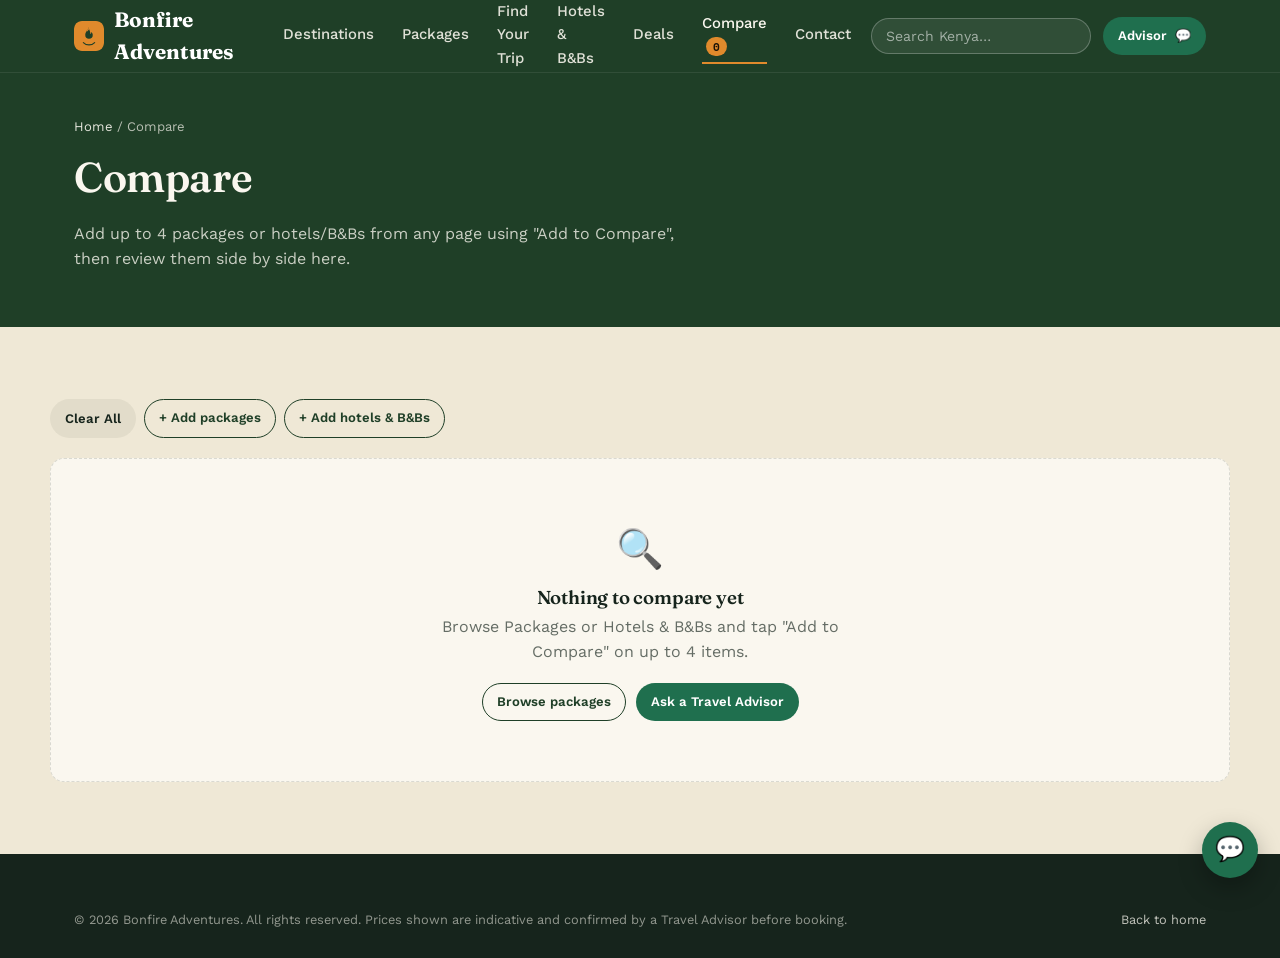
<file: pages/compare.html>
<!DOCTYPE html>
<html lang="en">
<head>
<meta charset="UTF-8">
<meta name="viewport" content="width=device-width, initial-scale=1.0">
<title>Compare — Bonfire Adventures</title>
<meta name="description" content="Compare up to four Bonfire Adventures packages or hotels side by side — price, duration, inclusions, amenities and rating.">
<link rel="canonical" href="https://example.com/pages/compare.html">
<meta property="og:title" content="Compare — Bonfire Adventures">
<meta property="og:description" content="Compare up to four Bonfire Adventures packages or hotels side by side — price, duration, inclusions, amenities and rating.">
<meta property="og:type" content="website">
<meta property="og:url" content="https://example.com/pages/compare.html">
<meta property="og:image" content="https://example.com/assets/images/hero/coast-04-villa.jpg">
<meta property="og:site_name" content="Bonfire Adventures">
<meta name="twitter:card" content="summary_large_image">
<meta name="twitter:title" content="Compare — Bonfire Adventures">
<meta name="twitter:description" content="Compare up to four Bonfire Adventures packages or hotels side by side — price, duration, inclusions, amenities and rating.">
<meta name="twitter:image" content="https://example.com/assets/images/hero/coast-04-villa.jpg">
<link rel="stylesheet" href="../styles.css">
<link rel="icon" type="image/svg+xml" href="../assets/logos/bonfire-logo.svg">
</head>
<body id="page-compare">
<a class="skip-link" href="#main">Skip to content</a>

<header class="site-header">
  <div class="container">
    <a class="brand" href="../index.html"><img src="../assets/logos/bonfire-logo.svg" alt="Bonfire Adventures logo" class="brand-logo"> Bonfire Adventures</a>
    <nav class="main-nav" aria-label="Primary">
      <a href="destinations.html">Destinations</a>
      <a href="packages.html">Packages</a>
      <a href="find-your-trip.html">Find Your Trip</a>
      <a href="hotels.html">Hotels &amp; B&amp;Bs</a>
      <a href="deals.html">Deals</a>
      <a href="compare.html" class="is-active">Compare <span class="compare-badge" data-compare-count>0</span></a>
      <a href="contact.html">Contact</a>
    </nav>
    <div class="header-actions">
      <div class="header-search">
        <input type="search" placeholder="Search Kenya…" aria-label="Global search" data-global-search>
        <div class="gs-results" hidden data-global-search-results></div>
      </div>
      <a class="btn btn-whatsapp btn-sm" data-whatsapp data-message="Hi, I'd like to speak with a Travel Advisor." target="_blank" rel="noopener"><span class="long">Advisor</span> 💬</a>
      <button class="nav-toggle" aria-label="Toggle menu" aria-expanded="false">☰</button>
    </div>
  </div>
</header>

<main id="main">
  <div class="page-hero">
    <div class="container">
      <div class="breadcrumbs" style="color:rgba(250,247,239,.7);"><a href="../index.html" style="color:rgba(250,247,239,.9);">Home</a> / Compare</div>
      <h1>Compare</h1>
      <p>Add up to 4 packages or hotels/B&amp;Bs from any page using "Add to Compare", then review them side by side here.</p>
    </div>
  </div>

  <div class="container section">
    <div class="chip-row" style="margin-bottom:20px;">
      <button class="btn btn-ghost btn-sm" id="clear-all">Clear All</button>
      <a class="btn btn-outline btn-sm" href="packages.html">+ Add packages</a>
      <a class="btn btn-outline btn-sm" href="hotels.html">+ Add hotels &amp; B&amp;Bs</a>
    </div>
    <div id="compare-wrap"></div>
  </div>
</main>

<footer class="site-footer">
  <div class="container">
    <div class="footer-bottom">
      <span>© <span data-year></span> Bonfire Adventures. All rights reserved. Prices shown are indicative and confirmed by a Travel Advisor before booking.</span>
      <a href="../index.html" style="color:rgba(250,247,239,.75);">Back to home</a>
    </div>
  </div>
</footer>

<a class="fab-whatsapp" data-whatsapp data-message="Hi, I'd like help choosing between a few options." target="_blank" rel="noopener" aria-label="Chat on WhatsApp">💬</a>

<script src="../data.js"></script>
<script src="../script.js"></script>
<script>
(function () {
  function itemFor(entry) {
    return entry.type === 'package' ? BONFIRE_DATA.getPackageById(entry.id) : BONFIRE_DATA.getHotelById(entry.id);
  }

  function render() {
    const list = Bonfire.getCompareList().map(function (e) { return { entry: e, item: itemFor(e) }; }).filter(function (x) { return x.item; });
    const wrap = document.getElementById('compare-wrap');

    if (!list.length) {
      wrap.innerHTML = Bonfire.emptyStateHTML({ icon: '🔍', title: 'Nothing to compare yet', text: 'Browse Packages or Hotels & B&Bs and tap "Add to Compare" on up to 4 items.', altHref: 'packages.html', altLabel: 'Browse packages' });
      return;
    }

    const packages = list.filter(function (x) { return x.entry.type === 'package'; });
    const hotels = list.filter(function (x) { return x.entry.type === 'hotel'; });

    let html = '';
    if (packages.length) html += renderTable('Packages', packages, packageRows);
    if (hotels.length) html += renderTable('Hotels & B&Bs', hotels, hotelRows);
    wrap.innerHTML = html;

    document.querySelectorAll('[data-remove]').forEach(function (btn) {
      btn.addEventListener('click', function () {
        Bonfire.removeFromCompare(btn.getAttribute('data-type'), btn.getAttribute('data-id'));
        render();
      });
    });
  }

  function renderTable(title, items, rowsFn) {
    const rows = rowsFn();
    let html = '<h2>' + title + '</h2><div class="compare-table-wrap"><table class="compare-table"><thead><tr><th>Field</th>';
    items.forEach(function (x) { html += '<th>' + x.item.name + '<br><button class="compare-remove" data-remove data-type="' + x.entry.type + '" data-id="' + x.entry.id + '">Remove</button></th>'; });
    for (let i = items.length; i < 4; i++) html += '<th class="slot-empty">Empty slot</th>';
    html += '</tr></thead><tbody>';
    rows.forEach(function (row) {
      html += '<tr><th>' + row.label + '</th>';
      items.forEach(function (x) { html += '<td>' + row.value(x.item) + '</td>'; });
      for (let i = items.length; i < 4; i++) html += '<td class="slot-empty">—</td>';
      html += '</tr>';
    });
    html += '</tbody></table></div><br>';
    return html;
  }

  function packageRows() {
    return [
      { label: 'Destination', value: function (p) { const d = BONFIRE_DATA.getDestinationById(p.destinationId); return d ? d.name : p.region; } },
      { label: 'Duration', value: function (p) { return p.duration; } },
      { label: 'Price', value: function (p) { return Bonfire.formatKES(p.price) + ' ' + p.priceBasis; } },
      { label: 'Accommodation', value: function (p) { return p.accommodation; } },
      { label: 'Transport', value: function (p) { return p.transport; } },
      { label: 'Meals', value: function (p) { return p.meals; } },
      { label: 'Inclusions', value: function (p) { return p.inclusions.join(', '); } },
      { label: 'Exclusions', value: function (p) { return p.exclusions.join(', '); } },
      { label: 'Rating', value: function (p) { return '★ ' + p.rating + ' (' + p.reviewCount + ')'; } },
      { label: '', value: function (p) { return '<a class="btn btn-primary btn-sm" href="packages.html?id=' + p.id + '">View / Select</a>'; } }
    ];
  }

  function hotelRows() {
    return [
      { label: 'Location', value: function (h) { return h.town + ', ' + h.region; } },
      { label: 'Price', value: function (h) { return h.price ? (Bonfire.formatKES(h.price) + ' ' + h.priceBasis) : 'Check Availability'; } },
      { label: 'Type', value: function (h) { return h.accommodationType; } },
      { label: 'Board basis', value: function (h) { return h.boardBasis || 'Not specified'; } },
      { label: 'Amenities', value: function (h) { return (h.amenities || []).join(', '); } },
      { label: 'Cancellation policy', value: function () { return 'Standard — confirm with Advisor'; } },
      { label: 'Availability', value: function (h) { return h.availabilityStatus; } },
      { label: '', value: function (h) { return '<a class="btn btn-primary btn-sm" href="hotels.html?id=' + h.id + '">View / Select</a>'; } }
    ];
  }

  document.getElementById('clear-all').addEventListener('click', function () { Bonfire.clearCompare(); render(); });
  render();
})();
</script>
</body>
</html>
</file>
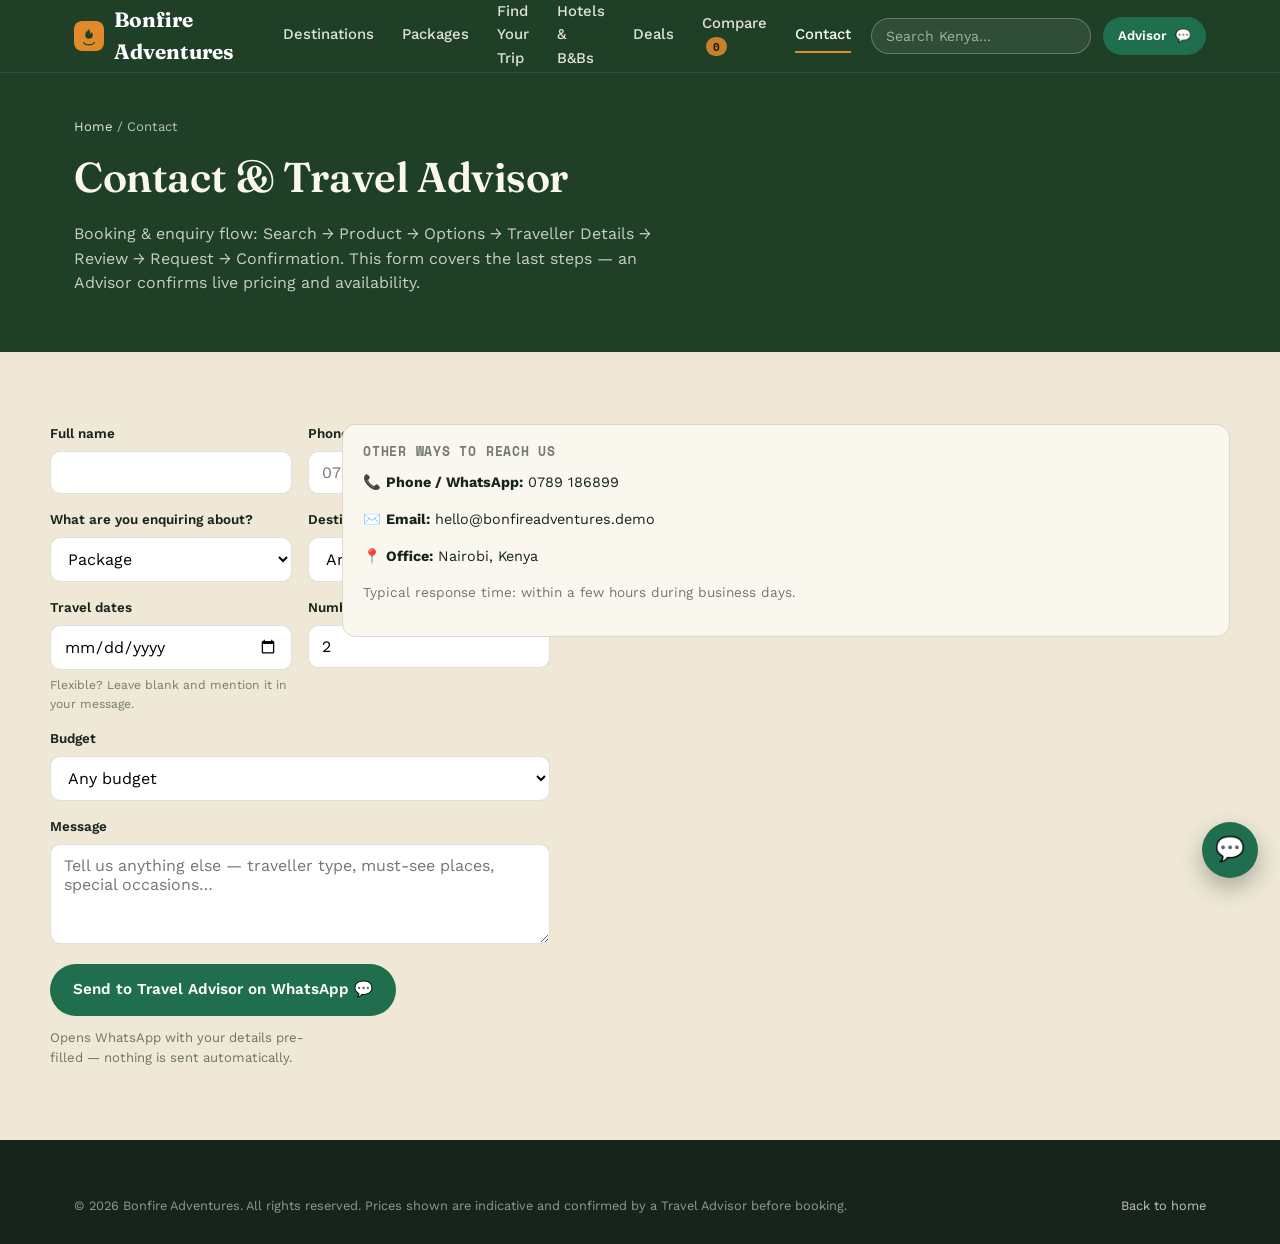
<file: pages/contact.html>
<!DOCTYPE html>
<html lang="en">
<head>
<meta charset="UTF-8">
<meta name="viewport" content="width=device-width, initial-scale=1.0">
<title>Contact &amp; Travel Advisor — Bonfire Adventures</title>
<meta name="description" content="Reach a Bonfire Adventures Travel Advisor on WhatsApp or send an enquiry — plan packages, hotels, groups or custom trips.">
<link rel="canonical" href="https://example.com/pages/contact.html">
<meta property="og:title" content="Contact &amp; Travel Advisor — Bonfire Adventures">
<meta property="og:description" content="Reach a Bonfire Adventures Travel Advisor on WhatsApp or send an enquiry — plan packages, hotels, groups or custom trips.">
<meta property="og:type" content="website">
<meta property="og:url" content="https://example.com/pages/contact.html">
<meta property="og:image" content="https://example.com/assets/images/hero/coast-06-pool.jpg">
<meta property="og:site_name" content="Bonfire Adventures">
<meta name="twitter:card" content="summary_large_image">
<meta name="twitter:title" content="Contact &amp; Travel Advisor — Bonfire Adventures">
<meta name="twitter:description" content="Reach a Bonfire Adventures Travel Advisor on WhatsApp or send an enquiry — plan packages, hotels, groups or custom trips.">
<meta name="twitter:image" content="https://example.com/assets/images/hero/coast-06-pool.jpg">
<link rel="stylesheet" href="../styles.css">
<link rel="icon" type="image/svg+xml" href="../assets/logos/bonfire-logo.svg">
</head>
<body id="page-contact">
<a class="skip-link" href="#main">Skip to content</a>

<header class="site-header">
  <div class="container">
    <a class="brand" href="../index.html"><img src="../assets/logos/bonfire-logo.svg" alt="Bonfire Adventures logo" class="brand-logo"> Bonfire Adventures</a>
    <nav class="main-nav" aria-label="Primary">
      <a href="destinations.html">Destinations</a>
      <a href="packages.html">Packages</a>
      <a href="find-your-trip.html">Find Your Trip</a>
      <a href="hotels.html">Hotels &amp; B&amp;Bs</a>
      <a href="deals.html">Deals</a>
      <a href="compare.html">Compare <span class="compare-badge" data-compare-count>0</span></a>
      <a href="contact.html" class="is-active">Contact</a>
    </nav>
    <div class="header-actions">
      <div class="header-search">
        <input type="search" placeholder="Search Kenya…" aria-label="Global search" data-global-search>
        <div class="gs-results" hidden data-global-search-results></div>
      </div>
      <a class="btn btn-whatsapp btn-sm" data-whatsapp data-message="Hi, I'd like to speak with a Travel Advisor." target="_blank" rel="noopener"><span class="long">Advisor</span> 💬</a>
      <button class="nav-toggle" aria-label="Toggle menu" aria-expanded="false">☰</button>
    </div>
  </div>
</header>

<main id="main">
  <div class="page-hero">
    <div class="container">
      <div class="breadcrumbs" style="color:rgba(250,247,239,.7);"><a href="../index.html" style="color:rgba(250,247,239,.9);">Home</a> / Contact</div>
      <h1>Contact &amp; Travel Advisor</h1>
      <p>Booking &amp; enquiry flow: Search → Product → Options → Traveller Details → Review → Request → Confirmation. This form covers the last steps — an Advisor confirms live pricing and availability.</p>
    </div>
  </div>

  <div class="container section">
    <div class="layout-split">
      <div>
        <form id="enquiry-form" novalidate>
          <div class="form-grid">
            <div class="form-field">
              <label for="c-name">Full name</label>
              <input type="text" id="c-name" required>
              <span class="error-text" id="err-name">Please enter your name.</span>
            </div>
            <div class="form-field">
              <label for="c-phone">Phone / WhatsApp number</label>
              <input type="tel" id="c-phone" required placeholder="07XX XXX XXX">
              <span class="error-text" id="err-phone">Please enter a valid phone number.</span>
            </div>
            <div class="form-field">
              <label for="c-product">What are you enquiring about?</label>
              <select id="c-product">
                <option>Package</option>
                <option>Hotel / B&amp;B</option>
                <option>Custom trip</option>
                <option>Group / Corporate</option>
                <option>General question</option>
              </select>
            </div>
            <div class="form-field">
              <label for="c-dest">Destination</label>
              <select id="c-dest"><option value="">Anywhere</option></select>
            </div>
            <div class="form-field">
              <label for="c-dates">Travel dates</label>
              <input type="date" id="c-dates">
              <span class="hint">Flexible? Leave blank and mention it in your message.</span>
            </div>
            <div class="form-field">
              <label for="c-travellers">Number of travellers</label>
              <input type="number" id="c-travellers" min="1" value="2">
            </div>
            <div class="form-field full">
              <label for="c-budget">Budget</label>
              <select id="c-budget"><option value="">Any budget</option></select>
            </div>
            <div class="form-field full">
              <label for="c-message">Message</label>
              <textarea id="c-message" rows="4" placeholder="Tell us anything else — traveller type, must-see places, special occasions…"></textarea>
            </div>
          </div>
          <div style="margin-top:20px;display:flex;gap:12px;flex-wrap:wrap;">
            <a class="btn btn-whatsapp" id="c-submit" data-analytics="advisor-request" target="_blank" rel="noopener">Send to Travel Advisor on WhatsApp 💬</a>
            <span style="font-size:.82rem;color:rgba(22,36,28,.6);align-self:center;">Opens WhatsApp with your details pre-filled — nothing is sent automatically.</span>
          </div>
        </form>
      </div>

      <aside class="filters" style="position:static;">
        <h4>Other ways to reach us</h4>
        <p style="font-size:.9rem;">📞 <strong>Phone / WhatsApp:</strong> 0789 186899</p>
        <p style="font-size:.9rem;">✉️ <strong>Email:</strong> hello@bonfireadventures.demo</p>
        <p style="font-size:.9rem;">📍 <strong>Office:</strong> Nairobi, Kenya</p>
        <p style="font-size:.85rem;color:rgba(22,36,28,.6);">Typical response time: within a few hours during business days.</p>
      </aside>
    </div>
  </div>
</main>

<footer class="site-footer">
  <div class="container">
    <div class="footer-bottom">
      <span>© <span data-year></span> Bonfire Adventures. All rights reserved. Prices shown are indicative and confirmed by a Travel Advisor before booking.</span>
      <a href="../index.html" style="color:rgba(250,247,239,.75);">Back to home</a>
    </div>
  </div>
</footer>

<a class="fab-whatsapp" data-whatsapp data-message="Hi, I'd like to speak with a Travel Advisor." target="_blank" rel="noopener" aria-label="Chat on WhatsApp">💬</a>

<script src="../data.js"></script>
<script src="../script.js"></script>
<script>
(function () {
  function populateSelect(sel, items, valueFn, labelFn) {
    items.forEach(function (i) {
      const o = document.createElement('option'); o.value = valueFn(i); o.textContent = labelFn(i); sel.appendChild(o);
    });
  }
  populateSelect(document.getElementById('c-dest'), BONFIRE_DATA.DESTINATIONS, function (d) { return d.name; }, function (d) { return d.name; });
  populateSelect(document.getElementById('c-budget'), BONFIRE_DATA.BUDGET_BANDS, function (b) { return b.label; }, function (b) { return b.label; });

  function validate() {
    let ok = true;
    const name = document.getElementById('c-name');
    const phone = document.getElementById('c-phone');
    document.getElementById('err-name').classList.toggle('is-visible', !name.value.trim());
    name.classList.toggle('form-error', !name.value.trim());
    if (!name.value.trim()) ok = false;
    const phoneOk = /^[0-9+\s-]{7,}$/.test(phone.value.trim());
    document.getElementById('err-phone').classList.toggle('is-visible', !phoneOk);
    phone.classList.toggle('form-error', !phoneOk);
    if (!phoneOk) ok = false;
    return ok;
  }

  document.getElementById('c-submit').addEventListener('click', function (e) {
    e.preventDefault();
    if (!validate()) return;
    const details = {
      product: document.getElementById('c-product').value,
      destination: document.getElementById('c-dest').value,
      dates: document.getElementById('c-dates').value || 'Flexible',
      travellers: document.getElementById('c-travellers').value,
      budget: document.getElementById('c-budget').value,
      custom: 'Name: ' + document.getElementById('c-name').value + '\nPhone: ' + document.getElementById('c-phone').value + '\nMessage: ' + (document.getElementById('c-message').value || 'None')
    };
    window.open(Bonfire.buildWhatsAppLink(details), '_blank', 'noopener');
  });
})();
</script>
</body>
</html>
</file>
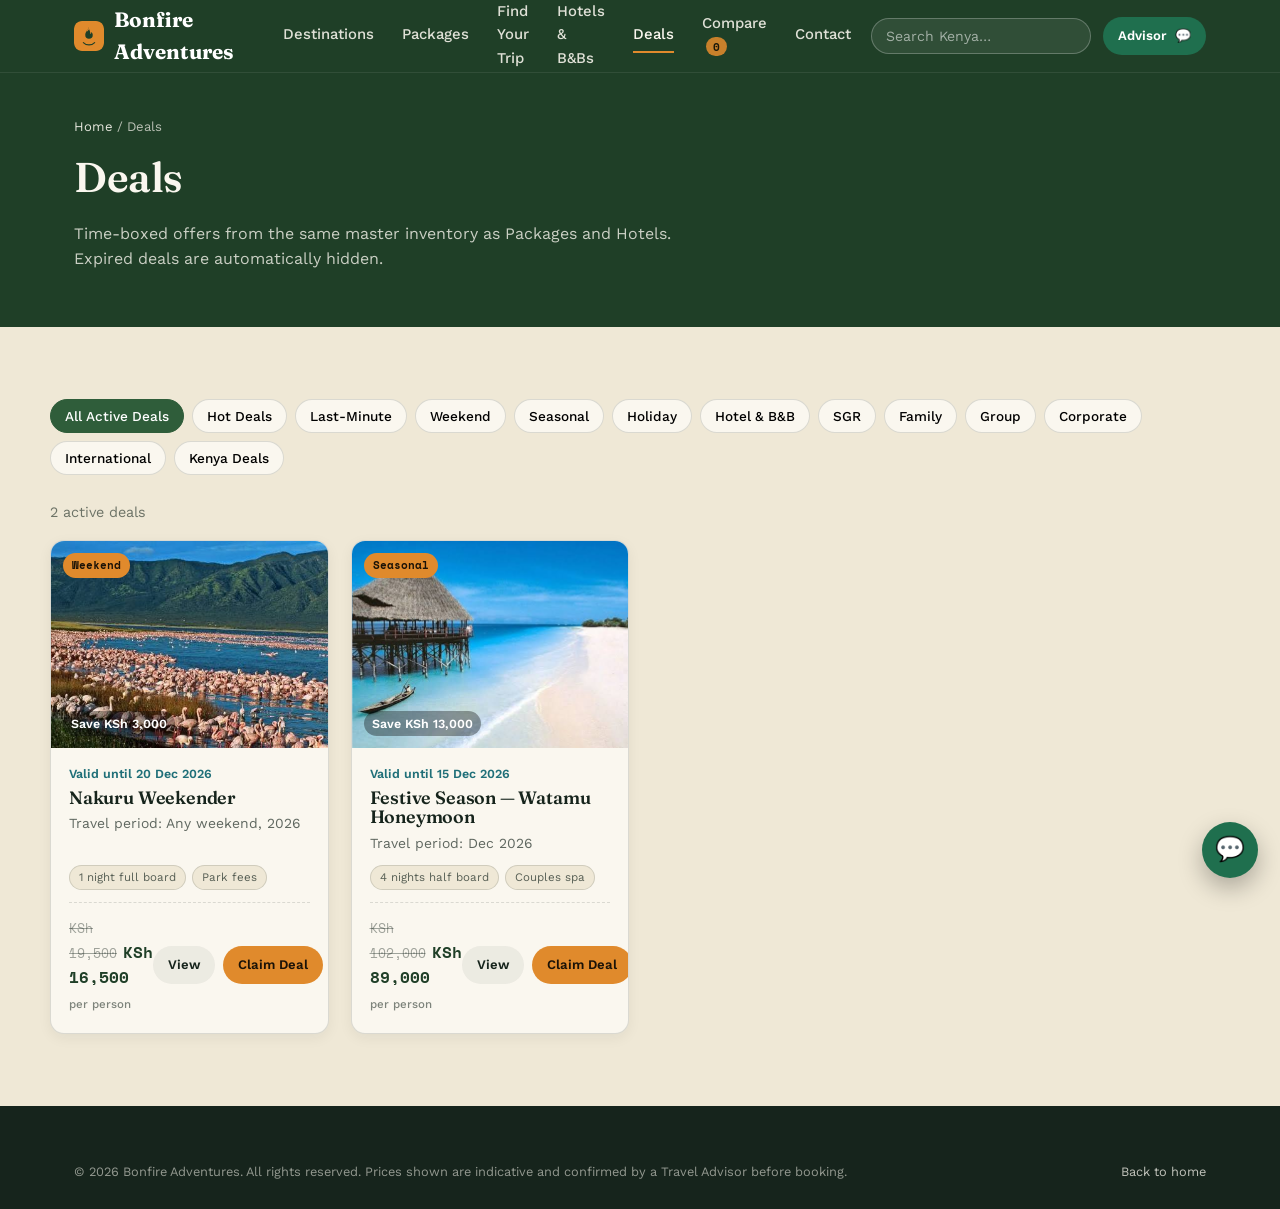
<file: pages/deals.html>
<!DOCTYPE html>
<html lang="en">
<head>
<meta charset="UTF-8">
<meta name="viewport" content="width=device-width, initial-scale=1.0">
<title>Deals — Bonfire Adventures</title>
<meta name="description" content="Hot deals, last-minute offers, seasonal and group discounts across Bonfire Adventures' packages, hotels and B&Bs. Expired deals are never shown as active.">
<link rel="canonical" href="https://example.com/pages/deals.html">
<meta property="og:title" content="Deals — Bonfire Adventures">
<meta property="og:description" content="Hot deals, last-minute offers, seasonal and group discounts across Bonfire Adventures' packages, hotels and B&Bs. Expired deals are never shown as active.">
<meta property="og:type" content="website">
<meta property="og:url" content="https://example.com/pages/deals.html">
<meta property="og:image" content="https://example.com/assets/images/hero/mombasa-05-aerial.jpg">
<meta property="og:site_name" content="Bonfire Adventures">
<meta name="twitter:card" content="summary_large_image">
<meta name="twitter:title" content="Deals — Bonfire Adventures">
<meta name="twitter:description" content="Hot deals, last-minute offers, seasonal and group discounts across Bonfire Adventures' packages, hotels and B&Bs. Expired deals are never shown as active.">
<meta name="twitter:image" content="https://example.com/assets/images/hero/mombasa-05-aerial.jpg">
<link rel="stylesheet" href="../styles.css">
<link rel="icon" type="image/svg+xml" href="../assets/logos/bonfire-logo.svg">
</head>
<body id="page-deals">
<a class="skip-link" href="#main">Skip to content</a>

<header class="site-header">
  <div class="container">
    <a class="brand" href="../index.html"><img src="../assets/logos/bonfire-logo.svg" alt="Bonfire Adventures logo" class="brand-logo"> Bonfire Adventures</a>
    <nav class="main-nav" aria-label="Primary">
      <a href="destinations.html">Destinations</a>
      <a href="packages.html">Packages</a>
      <a href="find-your-trip.html">Find Your Trip</a>
      <a href="hotels.html">Hotels &amp; B&amp;Bs</a>
      <a href="deals.html">Deals</a>
      <a href="compare.html">Compare <span class="compare-badge" data-compare-count>0</span></a>
      <a href="contact.html">Contact</a>
    </nav>
    <div class="header-actions">
      <div class="header-search">
        <input type="search" placeholder="Search Kenya…" aria-label="Global search" data-global-search>
        <div class="gs-results" hidden data-global-search-results></div>
      </div>
      <a class="btn btn-whatsapp btn-sm" data-whatsapp data-message="Hi, I'd like to speak with a Travel Advisor." target="_blank" rel="noopener"><span class="long">Advisor</span> 💬</a>
      <button class="nav-toggle" aria-label="Toggle menu" aria-expanded="false">☰</button>
    </div>
  </div>
</header>

<main id="main">
  <div class="page-hero">
    <div class="container">
      <div class="breadcrumbs" style="color:rgba(250,247,239,.7);"><a href="../index.html" style="color:rgba(250,247,239,.9);">Home</a> / Deals</div>
      <h1>Deals</h1>
      <p>Time-boxed offers from the same master inventory as Packages and Hotels. Expired deals are automatically hidden.</p>
    </div>
  </div>

  <div class="container section" data-list-view>
    <div class="chip-row" id="deal-chips" style="margin-bottom:26px;"></div>
    <div class="section-head" style="margin-bottom:16px;">
      <p id="result-count" style="margin:0;font-size:.9rem;color:rgba(22,36,28,.6);"></p>
    </div>
    <div class="card-grid" data-deal-results></div>
  </div>

  <div class="container section" data-detail-view hidden></div>
</main>

<footer class="site-footer">
  <div class="container">
    <div class="footer-bottom">
      <span>© <span data-year></span> Bonfire Adventures. All rights reserved. Prices shown are indicative and confirmed by a Travel Advisor before booking.</span>
      <a href="../index.html" style="color:rgba(250,247,239,.75);">Back to home</a>
    </div>
  </div>
</footer>

<a class="fab-whatsapp" data-whatsapp data-message="Hi, I'd like help with a deal." target="_blank" rel="noopener" aria-label="Chat on WhatsApp">💬</a>

<script src="../data.js"></script>
<script src="../script.js"></script>
<script>
(function () {
  const params = new URLSearchParams(location.search);
  const dealId = params.get('id');

  if (dealId) {
    renderDetail(dealId);
  } else {
    let activeCat = params.get('category') || '';
    initList(activeCat);
  }

  function renderDetail(id) {
    const deal = BONFIRE_DATA.DEALS.find(function (d) { return d.id === id; });
    document.querySelector('[data-list-view]').hidden = true;
    const detail = document.querySelector('[data-detail-view]');
    detail.hidden = false;

    if (!deal) {
      detail.innerHTML = Bonfire.emptyStateHTML({ title: 'Deal not found', text: 'This offer may have expired or been removed.', altHref: 'deals.html', altLabel: 'See all active deals', waMessage: 'Hi, are there any current deals available?' });
      Bonfire.initWhatsAppButtons();
      Bonfire.initLazyBackgrounds();
      return;
    }

    const active = BONFIRE_DATA.isDealActive(deal, new Date());
    const pkg = deal.packageId ? BONFIRE_DATA.getPackageById(deal.packageId) : null;
    const hotel = deal.hotelId ? BONFIRE_DATA.getHotelById(deal.hotelId) : null;
    const dest = pkg ? BONFIRE_DATA.getDestinationById(pkg.destinationId) : null;
    const img = (pkg && pkg.image) ? pkg.image : ((hotel && hotel.image) ? hotel.image : (dest && dest.images && dest.images[0] ? dest.images[0].src : ''));
    const savings = deal.originalPrice - deal.dealPrice;

    let linkedHTML = '';
    if (pkg) {
      linkedHTML =
        '<h2>Package included in this deal</h2>' +
        '<p>' + pkg.desc + '</p>' +
        '<ul>' + pkg.inclusions.map(function (i) { return '<li>' + i + '</li>'; }).join('') + '</ul>' +
        '<a class="btn btn-outline btn-sm" href="packages.html?id=' + pkg.id + '">View full package details</a>';
    } else if (hotel) {
      linkedHTML =
        '<h2>Property included in this deal</h2>' +
        '<p>' + hotel.description + '</p>' +
        '<a class="btn btn-outline btn-sm" href="hotels.html?id=' + hotel.id + '">View full hotel details</a>';
    }

    detail.innerHTML =
      '<div class="breadcrumbs" style="margin-bottom:16px;"><a href="../index.html">Home</a> / <a href="deals.html">Deals</a> / ' + deal.title + '</div>' +
      '<div class="layout-split">' +
        '<div style="grid-column:1/-1;display:grid;grid-template-columns:1.3fr 1fr;gap:32px;">' +
          '<div>' +
            (img ? '<div class="card-media" data-bg="../' + img + '" style="aspect-ratio:16/9;border-radius:var(--radius);margin-bottom:20px;"><span class="badge">' + deal.category + (active ? '' : ' · Expired') + '</span></div>' : '') +
            '<h1>' + deal.title + '</h1>' +
            '<p>Travel period: ' + deal.travelPeriod + ' · Valid until ' + new Date(deal.validUntil).toLocaleDateString('en-KE', { day: 'numeric', month: 'short', year: 'numeric' }) + '</p>' +
            '<h2>What\'s included</h2>' +
            '<ul style="list-style:disc;padding-left:20px;margin-bottom:16px;">' + deal.inclusions.map(function (i) { return '<li>' + i + '</li>'; }).join('') + '</ul>' +
            (linkedHTML ? linkedHTML : '') +
          '</div>' +
          '<aside class="filters" style="position:sticky;top:92px;">' +
            '<div class="price" style="font-size:1.4rem;margin-bottom:4px;"><span class="was">' + BONFIRE_DATA.formatKES(deal.originalPrice) + '</span> ' + BONFIRE_DATA.formatKES(deal.dealPrice) + ' <small>per person</small></div>' +
            '<p style="font-size:.85rem;color:rgba(22,36,28,.6);margin-bottom:16px;">Save ' + BONFIRE_DATA.formatKES(savings) + ' vs. standard rate — indicative pricing, confirmed by a Travel Advisor.</p>' +
            (active
              ? '<a class="btn btn-primary" style="width:100%;justify-content:center;" data-whatsapp data-product="' + deal.title + '" target="_blank" rel="noopener" data-analytics="deal-claim">Claim This Deal</a>'
              : '<p style="font-size:.86rem;"><strong>This offer has expired.</strong> Ask a Travel Advisor about current offers on this route.</p><a class="btn btn-whatsapp" style="width:100%;justify-content:center;" data-whatsapp data-message="Hi, the ' + deal.title + ' deal has expired — are there any similar current offers?" target="_blank" rel="noopener">Ask a Travel Advisor</a>') +
          '</aside>' +
        '</div>' +
      '</div>';

    Bonfire.initWhatsAppButtons();
    Bonfire.initLazyBackgrounds();
  }

  function initList(activeCat) {
  const categories = Array.from(new Set(BONFIRE_DATA.DEALS.map(function (d) { return d.category; })));

  function renderChips() {
    const wrap = document.getElementById('deal-chips');
    const all = document.createElement('button');
    all.type = 'button'; all.className = 'chip' + (activeCat ? '' : ' is-active'); all.textContent = 'All Active Deals';
    all.addEventListener('click', function () { activeCat = ''; renderChips(); renderGrid(); });
    wrap.innerHTML = '';
    wrap.appendChild(all);
    categories.forEach(function (cat) {
      const chip = document.createElement('button');
      chip.type = 'button'; chip.className = 'chip' + (activeCat === cat ? ' is-active' : ''); chip.textContent = cat;
      chip.addEventListener('click', function () { activeCat = cat; renderChips(); renderGrid(); });
      wrap.appendChild(chip);
    });
  }

  function renderGrid() {
    let deals = BONFIRE_DATA.getActiveDeals();
    if (activeCat) deals = deals.filter(function (d) { return d.category === activeCat; });
    document.getElementById('result-count').textContent = deals.length + ' active deal' + (deals.length === 1 ? '' : 's');
    const wrap = document.querySelector('[data-deal-results]');
    wrap.innerHTML = deals.length
      ? deals.map(Bonfire.dealCardHTML).join('')
      : Bonfire.emptyStateHTML({ title: 'No active deals in this category right now', text: 'Deals rotate often — check back soon, or ask an Advisor about upcoming offers.', altHref: 'deals.html', altLabel: 'See all active deals', waMessage: 'Hi, are there any upcoming deals for this category?' });
    Bonfire.initWhatsAppButtons();
    Bonfire.initLazyBackgrounds();
  }

  renderChips();
  renderGrid();
  }
})();
</script>
</body>
</html>
</file>
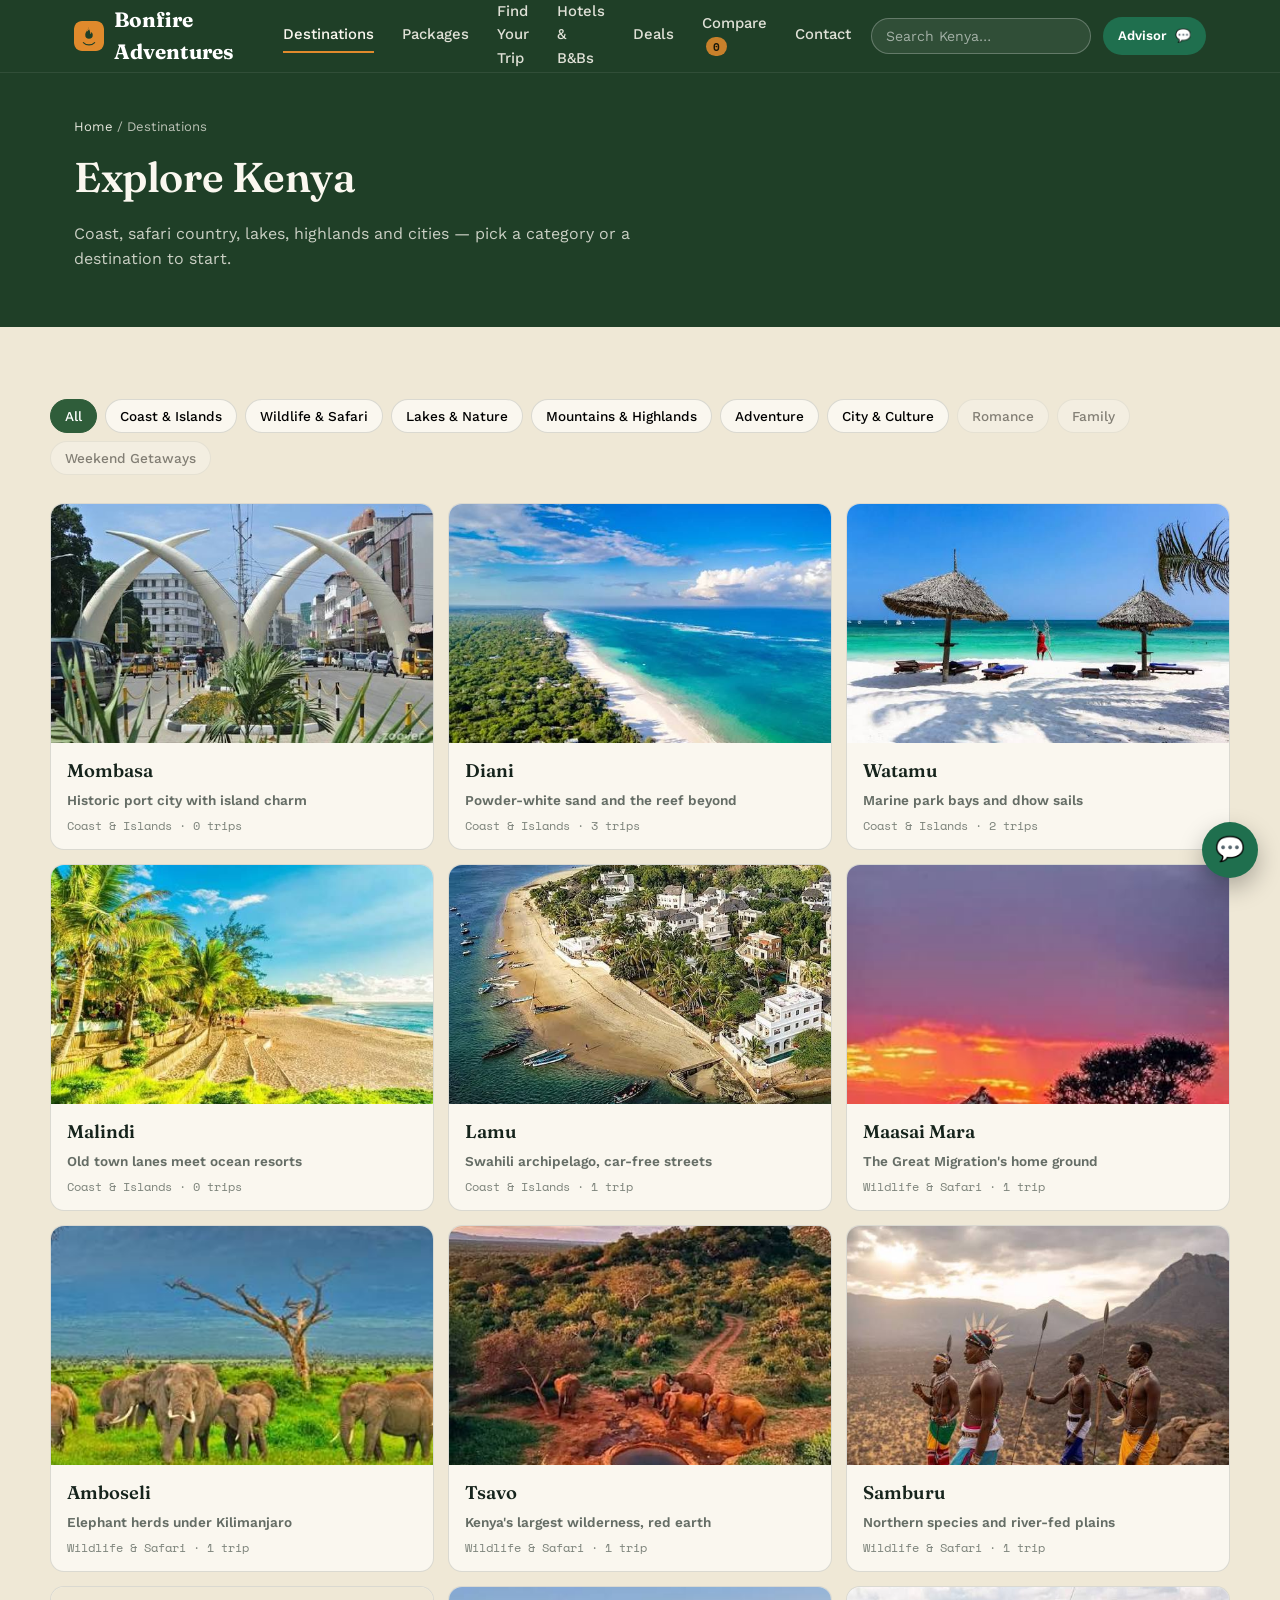
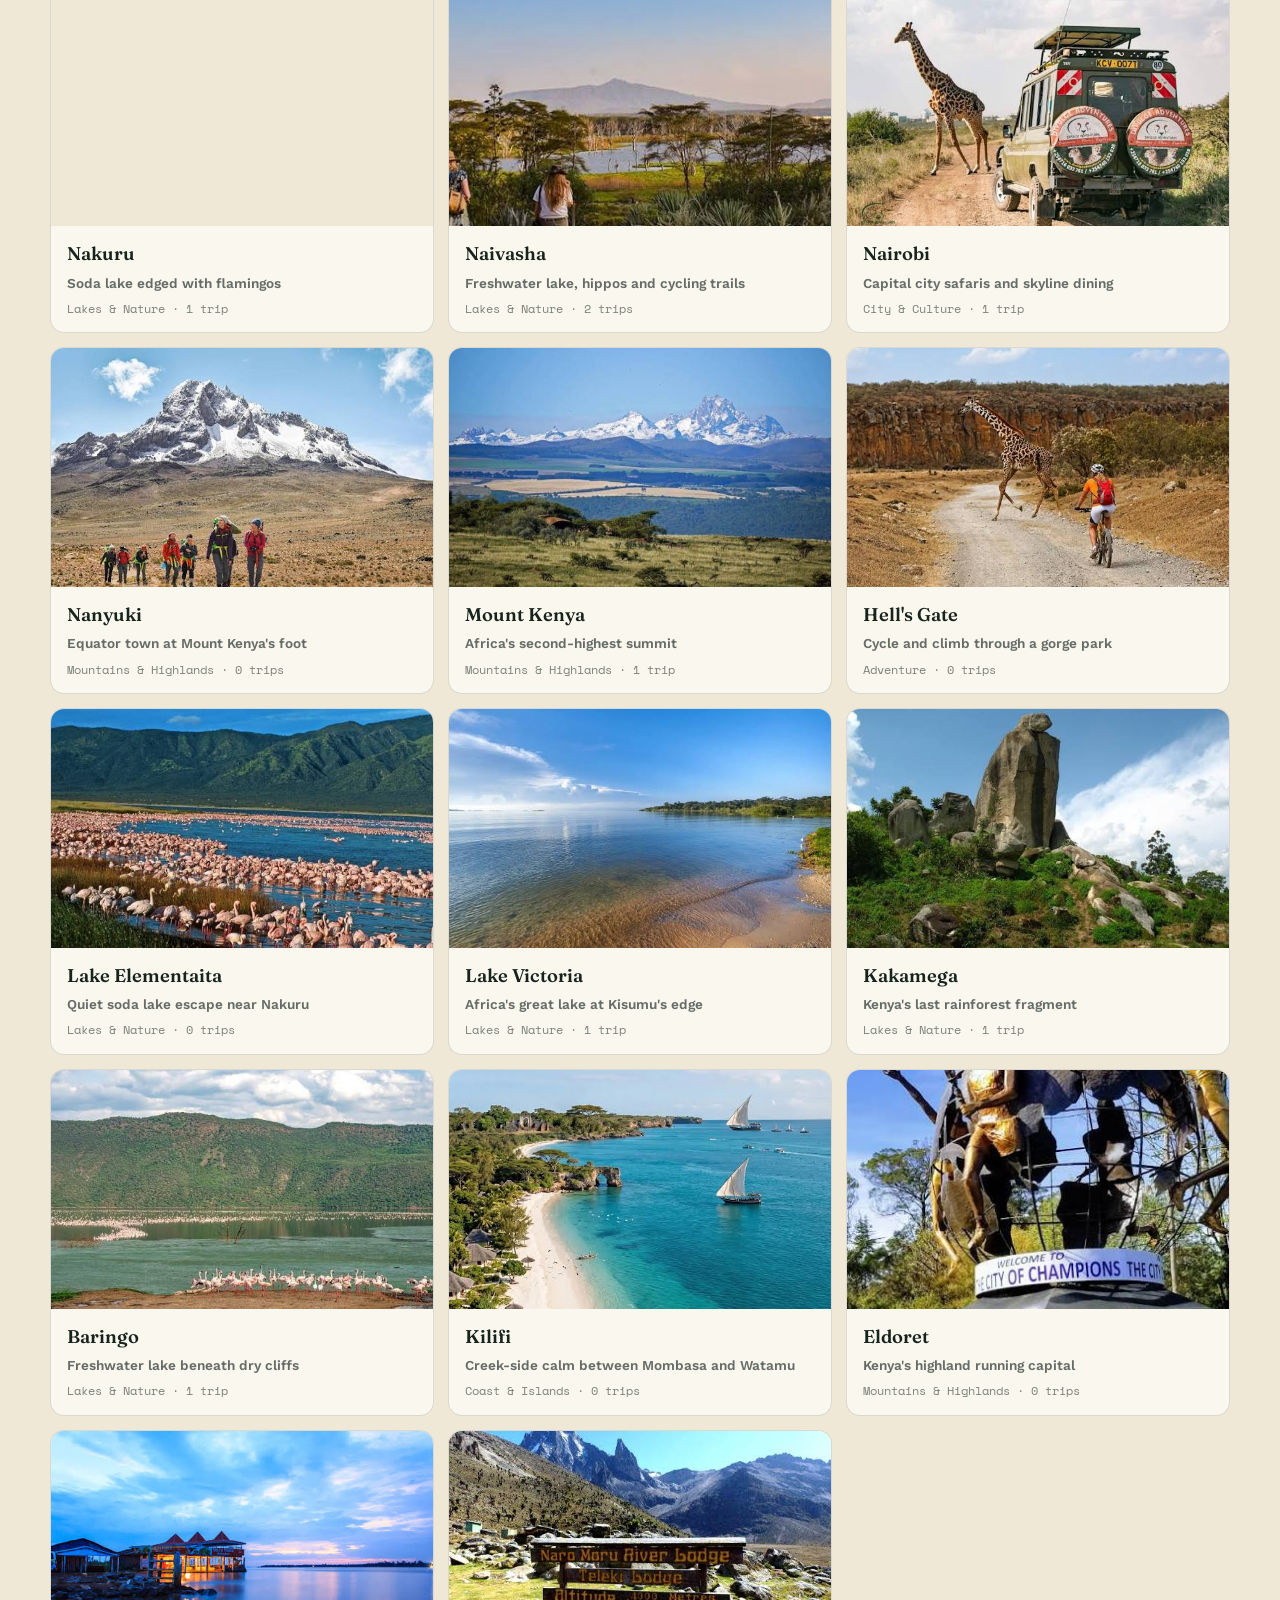
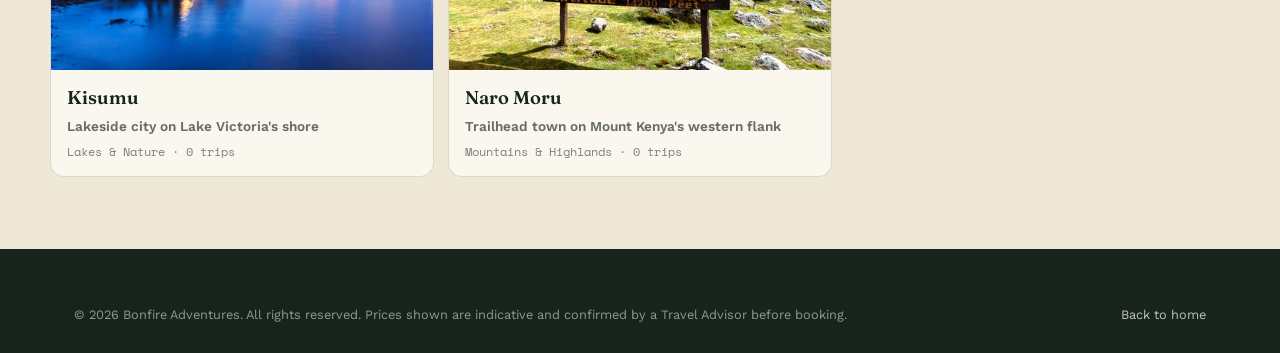
<file: pages/destinations.html>
<!DOCTYPE html>
<html lang="en">
<head>
<meta charset="UTF-8">
<meta name="viewport" content="width=device-width, initial-scale=1.0">
<title>Destinations — Explore Kenya | Bonfire Adventures</title>
<meta name="description" content="Explore Kenya's coast, safari country, lakes, highlands and cities — every destination connects to Bonfire's packages, hotels and deals.">
<link rel="canonical" href="https://example.com/pages/destinations.html">
<meta property="og:title" content="Destinations — Explore Kenya | Bonfire Adventures">
<meta property="og:description" content="Explore Kenya's coast, safari country, lakes, highlands and cities — every destination connects to Bonfire's packages, hotels and deals.">
<meta property="og:type" content="website">
<meta property="og:url" content="https://example.com/pages/destinations.html">
<meta property="og:image" content="https://example.com/assets/images/hero/lamu-03-oldtown.jpg">
<meta property="og:site_name" content="Bonfire Adventures">
<meta name="twitter:card" content="summary_large_image">
<meta name="twitter:title" content="Destinations — Explore Kenya | Bonfire Adventures">
<meta name="twitter:description" content="Explore Kenya's coast, safari country, lakes, highlands and cities — every destination connects to Bonfire's packages, hotels and deals.">
<meta name="twitter:image" content="https://example.com/assets/images/hero/lamu-03-oldtown.jpg">
<link rel="stylesheet" href="../styles.css">
<link rel="icon" type="image/svg+xml" href="../assets/logos/bonfire-logo.svg">
</head>
<body id="page-destinations">
<a class="skip-link" href="#main">Skip to content</a>

<header class="site-header">
  <div class="container">
    <a class="brand" href="../index.html"><img src="../assets/logos/bonfire-logo.svg" alt="Bonfire Adventures logo" class="brand-logo"> Bonfire Adventures</a>
    <nav class="main-nav" aria-label="Primary">
      <a href="destinations.html">Destinations</a>
      <a href="packages.html">Packages</a>
      <a href="find-your-trip.html">Find Your Trip</a>
      <a href="hotels.html">Hotels &amp; B&amp;Bs</a>
      <a href="deals.html">Deals</a>
      <a href="compare.html">Compare <span class="compare-badge" data-compare-count>0</span></a>
      <a href="contact.html">Contact</a>
    </nav>
    <div class="header-actions">
      <div class="header-search">
        <input type="search" placeholder="Search Kenya…" aria-label="Global search" data-global-search>
        <div class="gs-results" hidden data-global-search-results></div>
      </div>
      <a class="btn btn-whatsapp btn-sm" data-whatsapp data-message="Hi, I'd like to speak with a Travel Advisor." target="_blank" rel="noopener"><span class="long">Advisor</span> 💬</a>
      <button class="nav-toggle" aria-label="Toggle menu" aria-expanded="false">☰</button>
    </div>
  </div>
</header>

<main id="main">
  <div class="page-hero">
    <div class="container">
      <div class="breadcrumbs" style="color:rgba(250,247,239,.7);"><a href="../index.html" style="color:rgba(250,247,239,.9);">Home</a> / Destinations</div>
      <h1 id="page-title">Explore Kenya</h1>
      <p id="page-sub">Coast, safari country, lakes, highlands and cities — pick a category or a destination to start.</p>
    </div>
  </div>

  <div class="container section" id="list-view">
    <div class="chip-row" id="category-chips" style="margin-bottom:28px;"></div>
    <div class="region-grid" data-destination-results style="grid-template-columns:repeat(3,1fr);"></div>
  </div>

  <div class="container section" id="detail-view" hidden>
    <div class="breadcrumbs"><a href="../index.html">Home</a> / <a href="destinations.html">Destinations</a> / <span data-detail-crumb></span></div>
    <div id="detail-content"></div>
  </div>
</main>

<footer class="site-footer">
  <div class="container">
    <div class="footer-bottom">
      <span>© <span data-year></span> Bonfire Adventures. All rights reserved. Prices shown are indicative and confirmed by a Travel Advisor before booking.</span>
      <a href="../index.html" style="color:rgba(250,247,239,.75);">Back to home</a>
    </div>
  </div>
</footer>

<a class="fab-whatsapp" data-whatsapp data-message="Hi, I'd like help planning a trip." target="_blank" rel="noopener" aria-label="Chat on WhatsApp">💬</a>

<script src="../data.js"></script>
<script src="../script.js"></script>
<script>
(function () {
  const params = new URLSearchParams(location.search);
  const id = params.get('id');
  let activeCategory = '';

  function renderChips() {
    const wrap = document.getElementById('category-chips');
    const all = document.createElement('button');
    all.type = 'button'; all.className = 'chip is-active'; all.textContent = 'All';
    all.addEventListener('click', function () { activeCategory = ''; renderGrid(); highlightChip(all); });
    wrap.appendChild(all);
    BONFIRE_DATA.DESTINATION_CATEGORIES.forEach(function (cat) {
      const has = BONFIRE_DATA.DESTINATIONS.some(function (d) { return d.category === cat; });
      const chip = document.createElement('button');
      chip.type = 'button'; chip.className = 'chip'; chip.textContent = cat;
      if (has) chip.addEventListener('click', function () { activeCategory = cat; renderGrid(); highlightChip(chip); });
      else chip.style.opacity = .45;
      wrap.appendChild(chip);
    });
  }
  function highlightChip(el) {
    document.querySelectorAll('#category-chips .chip').forEach(function (c) { c.classList.remove('is-active'); });
    el.classList.add('is-active');
  }

  function renderGrid() {
    const list = BONFIRE_DATA.DESTINATIONS.filter(function (d) { return !activeCategory || d.category === activeCategory; });
    const wrap = document.querySelector('[data-destination-results]');
    if (!list.length) { wrap.innerHTML = Bonfire.emptyStateHTML({ title: 'No destinations in this category yet' }); return; }
    wrap.innerHTML = list.map(function (d) {
      const count = BONFIRE_DATA.PACKAGES.filter(function (p) { return p.destinationId === d.id; }).length;
      const img = d.images && d.images[0] ? d.images[0].src : '';
      return '<a class="region-tile region-tile--photo" href="destinations.html?id=' + d.id + '" style="display:block;">' +
        (img ? '<div class="region-tile-media" data-bg="../' + img + '" role="img" aria-label="' + d.name + '"></div>' : '') +
        '<div class="region-tile-body">' +
        '<div style="font-family:var(--font-display);font-size:1.15rem;margin-bottom:4px;">' + d.name + '</div>' +
        '<div style="font-size:.85rem;color:rgba(22,36,28,.65);margin-bottom:6px;">' + d.tagline + '</div>' +
        '<span class="count">' + d.category + ' · ' + count + ' trip' + (count === 1 ? '' : 's') + '</span>' +
        '</div></a>';
    }).join('');
  }

  function renderDetail(dest) {
    document.getElementById('page-title').textContent = dest.name;
    document.getElementById('page-sub').textContent = dest.tagline;
    document.querySelector('[data-detail-crumb]').textContent = dest.name;
    document.title = dest.name + ' — Bonfire Adventures';
    document.getElementById('list-view').hidden = true;
    document.getElementById('detail-view').hidden = false;

    const packages = BONFIRE_DATA.PACKAGES.filter(function (p) { return p.destinationId === dest.id; });
    let hotels = BONFIRE_DATA.HOTELS.filter(function (h) { return h.destination === dest.id; }).slice(0, 3);
    if (!hotels.length) hotels = BONFIRE_DATA.HOTELS.filter(function (h) { return h.region === dest.region; }).slice(0, 3);
    const deals = BONFIRE_DATA.getActiveDeals().filter(function (dl) {
      const pkg = dl.packageId && BONFIRE_DATA.getPackageById(dl.packageId);
      return pkg && pkg.destinationId === dest.id;
    });

    let html = '';
    if (dest.images && dest.images.length) {
      if (dest.images.length === 1) {
        html += '<div class="dest-hero-photo" data-bg="../' + dest.images[0].src + '" role="img" aria-label="' + dest.name + '"></div>';
      } else {
        html += '<div class="dest-gallery">' + dest.images.map(function (im) {
          return '<div class="dest-gallery-photo" data-bg="../' + im.src + '" role="img" aria-label="' + dest.name + '"></div>';
        }).join('') + '</div>';
      }
    }
    html += '<div class="card-tags" style="margin-bottom:24px;margin-top:20px;">' + dest.experiences.map(function (e) { return '<span>' + e + '</span>'; }).join('') + '</div>';

    html += '<h2>Packages in ' + dest.name + '</h2>';
    html += packages.length
      ? '<div class="card-grid" style="margin-bottom:36px;">' + packages.map(Bonfire.packageCardHTML).join('') + '</div>'
      : Bonfire.emptyStateHTML({ title: 'No packages listed for ' + dest.name + ' yet', text: 'Ask an Advisor — new inventory is added regularly.', altHref: 'packages.html', altLabel: 'Browse all packages' });

    if (deals.length) {
      html += '<h2>Active deals here</h2><div class="card-grid" style="margin-bottom:36px;">' + deals.map(Bonfire.dealCardHTML).join('') + '</div>';
    }

    html += '<h2>Nearby accommodation</h2>';
    html += hotels.length
      ? '<div class="card-grid">' + hotels.map(Bonfire.hotelCardHTML).join('') + '</div>'
      : '<p style="color:rgba(22,36,28,.6);">No accommodation indexed for this region yet — try the full Hotels &amp; B&amp;Bs search.</p>';

    document.getElementById('detail-content').innerHTML = html;
    Bonfire.initWhatsAppButtons();
    Bonfire.initLazyBackgrounds();
  }

  if (id) {
    const dest = BONFIRE_DATA.getDestinationById(id);
    if (dest) renderDetail(dest);
    else {
      document.getElementById('detail-view').hidden = false;
      document.getElementById('list-view').hidden = true;
      document.getElementById('detail-content').innerHTML = Bonfire.emptyStateHTML({ title: 'Destination not found', altHref: 'destinations.html', altLabel: 'Browse all destinations' });
    }
  } else {
    renderChips();
    renderGrid();
  }
})();
</script>
</body>
</html>
</file>
<file: styles.css>
/* ==========================================================================
   BONFIRE ADVENTURES — DESIGN SYSTEM
   Palette:
     --ink        #16241C  deep forest charcoal (text)
     --savanna    #2F5D3A  primary brand green
     --savanna-d  #1F3F27  deep green (surfaces, header)
     --amber      #E08A2C  sunset amber (primary CTA)
     --gold       #C9A64A  dust gold (secondary accent)
     --sand       #EFE8D6  warm sand (page background)
     --sand-lt    #FAF7EF  lighter sand (card background)
     --teal       #1F6F78  coast teal (info / links)
   Type:
     Display — 'Fraunces' (headlines, editorial serif, used with restraint)
     Body    — 'Work Sans' (UI + copy)
     Mono    — 'Space Mono' (prices, tags, route/ticket data)
   Signature: the dashed "journey line" + boarding-pass ticket stub motif
   ========================================================================== */

@import url('https://fonts.googleapis.com/css2?family=Fraunces:opsz,wght@9..144,400;9..144,500;9..144,600;9..144,700&family=Work+Sans:wght@400;500;600;700&family=Space+Mono:wght@400;700&display=swap');

:root {
  --ink: #16241C;
  --savanna: #2F5D3A;
  --savanna-d: #1F3F27;
  --amber: #E08A2C;
  --amber-d: #C36F19;
  --gold: #C9A64A;
  --sand: #EFE8D6;
  --sand-lt: #FAF7EF;
  --teal: #1F6F78;
  --line: rgba(22, 36, 28, 0.14);
  --shadow: 0 10px 30px rgba(22, 36, 28, 0.12);
  --radius: 14px;
  --font-display: 'Fraunces', Georgia, serif;
  --font-body: 'Work Sans', -apple-system, BlinkMacSystemFont, sans-serif;
  --font-mono: 'Space Mono', 'Courier New', monospace;
}

* { box-sizing: border-box; }
html { scroll-behavior: smooth; }
body {
  margin: 0;
  font-family: var(--font-body);
  color: var(--ink);
  background: var(--sand);
  line-height: 1.55;
  -webkit-font-smoothing: antialiased;
}
img { max-width: 100%; display: block; }
a { color: inherit; text-decoration: none; }
ul { margin: 0; padding: 0; list-style: none; }
h1, h2, h3, h4 {
  font-family: var(--font-display);
  font-weight: 600;
  line-height: 1.1;
  margin: 0 0 .5em;
  letter-spacing: -0.01em;
}
p { margin: 0 0 1em; }
button { font-family: inherit; cursor: pointer; }
input, select, textarea { font-family: inherit; font-size: 1rem; }

:focus-visible {
  outline: 3px solid var(--amber);
  outline-offset: 2px;
}

.container {
  width: 100%;
  max-width: 1180px;
  margin: 0 auto;
  padding: 0 24px;
}

.eyebrow {
  font-family: var(--font-mono);
  font-size: .72rem;
  letter-spacing: .14em;
  text-transform: uppercase;
  color: var(--amber-d);
  display: inline-block;
  margin-bottom: .6em;
}

.section {
  padding: 72px 0;
}
.section--tight { padding: 48px 0; }
.section--deep { background: var(--savanna-d); color: var(--sand-lt); }
.section--deep .eyebrow { color: var(--gold); }
.section-head {
  display: flex;
  align-items: flex-end;
  justify-content: space-between;
  gap: 24px;
  margin-bottom: 32px;
  flex-wrap: wrap;
}
.section-head h2 { font-size: clamp(1.6rem, 3vw, 2.3rem); margin: 0; }
.section-head p { margin: 0; max-width: 46ch; color: rgba(22,36,28,.72); }
.section--deep .section-head p { color: rgba(250,247,239,.75); }

/* ---------- buttons ---------- */
.btn {
  display: inline-flex;
  align-items: center;
  gap: 8px;
  padding: 13px 22px;
  border-radius: 999px;
  border: 1px solid transparent;
  font-weight: 600;
  font-size: .95rem;
  transition: transform .15s ease, box-shadow .15s ease, background .15s ease;
  white-space: nowrap;
}
.btn:hover { transform: translateY(-2px); }
.btn-primary { background: var(--amber); color: #1A1207; }
.btn-primary:hover { background: var(--amber-d); box-shadow: var(--shadow); }
.btn-outline { background: transparent; border-color: currentColor; color: var(--savanna-d); }
.section--deep .btn-outline { color: var(--sand-lt); }
.btn-outline:hover { background: rgba(22,36,28,.06); }
.section--deep .btn-outline:hover { background: rgba(250,247,239,.1); }
.btn-ghost { background: rgba(22,36,28,.06); color: var(--ink); }
.btn-sm { padding: 8px 14px; font-size: .82rem; }
.btn-whatsapp { background: #1F6F4E; color: #fff; }
.btn-whatsapp:hover { background: #185939; }
.btn:disabled { opacity: .45; cursor: not-allowed; transform: none; }

/* ---------- journey line (signature motif) ---------- */
.journey-line {
  height: 2px;
  width: 100%;
  background-image: linear-gradient(90deg, var(--gold) 0 10px, transparent 10px 20px);
  background-size: 20px 2px;
  opacity: .55;
}
.journey-dot {
  width: 8px; height: 8px; border-radius: 50%;
  background: var(--amber);
  flex: none;
}

/* ---------- header ---------- */
.site-header {
  position: sticky;
  top: 0;
  z-index: 100;
  background: var(--savanna-d);
  color: var(--sand-lt);
  border-bottom: 1px solid rgba(255,255,255,.08);
}
.site-header .container {
  display: flex;
  align-items: center;
  justify-content: space-between;
  height: 72px;
  gap: 20px;
}
.brand {
  display: flex;
  align-items: center;
  gap: 10px;
  font-family: var(--font-display);
  font-size: 1.3rem;
  font-weight: 700;
  color: #fff;
}
.brand .brand-logo {
  width: 30px; height: 30px;
  border-radius: 8px;
  object-fit: contain;
  flex: none;
}
.main-nav {
  display: flex;
  align-items: center;
  gap: 28px;
  font-size: .93rem;
  font-weight: 500;
}
.main-nav a { opacity: .88; transition: opacity .15s; padding: 4px 0; border-bottom: 2px solid transparent; }
.main-nav a:hover, .main-nav a.is-active { opacity: 1; border-color: var(--amber); }
.header-actions { display: flex; align-items: center; gap: 12px; }
.nav-toggle {
  display: none;
  background: transparent; border: 1px solid rgba(255,255,255,.3);
  color: #fff; padding: 8px 10px; border-radius: 8px;
}

@media (max-width: 920px) {
  .main-nav {
    position: absolute;
    top: 72px; left: 0; right: 0;
    background: var(--savanna-d);
    flex-direction: column;
    align-items: flex-start;
    padding: 8px 24px 20px;
    gap: 4px;
    display: none;
    border-bottom: 1px solid rgba(255,255,255,.1);
  }
  .main-nav.is-open { display: flex; }
  .main-nav a { width: 100%; padding: 10px 0; }
  .nav-toggle { display: block; }
  .header-actions .btn span.long { display: none; }
}

/* ---------- hero: faded destination photo carousel ---------- */
.hero {
  position: relative;
  overflow: hidden;
  min-height: 92vh;
  display: flex;
  align-items: center;
  color: var(--sand-lt);
  background: var(--savanna-d);
}
.hero-carousel {
  position: absolute;
  inset: 0;
  z-index: 0;
}
.hero-slide {
  position: absolute;
  inset: 0;
  background-size: cover;
  background-position: center;
  opacity: 0;
  transform: scale(1.06);
  filter: saturate(.78) brightness(.72);
  transition: opacity 1.8s ease, transform 8s ease;
}
.hero-slide.is-active {
  opacity: 1;
  transform: scale(1);
  z-index: 1;
}
.hero-overlay {
  position: absolute;
  inset: 0;
  z-index: 2;
  background:
    linear-gradient(180deg, rgba(20,32,24,.55) 0%, rgba(20,32,24,.62) 45%, rgba(20,32,24,.82) 100%),
    radial-gradient(ellipse at center, rgba(20,32,24,.25) 0%, rgba(20,32,24,.55) 75%);
}
.hero-intro {
  position: relative;
  z-index: 3;
  text-align: center;
  max-width: 760px;
  margin: 0 auto;
  padding: 64px 24px;
}
.hero-kicker {
  font-family: var(--font-mono);
  font-size: .78rem;
  letter-spacing: .18em;
  text-transform: uppercase;
  color: var(--gold);
  margin-bottom: 22px;
}
.hero-headline {
  font-size: clamp(2.2rem, 6vw, 3.8rem);
  font-weight: 600;
  letter-spacing: -0.01em;
  margin-bottom: 28px;
  text-shadow: 0 4px 24px rgba(0,0,0,.3);
}
.hero-copy {
  font-size: 1.05rem;
  line-height: 1.7;
  color: rgba(250,247,239,.86);
  max-width: 58ch;
  margin: 0 auto 20px;
}
.hero-tagline {
  margin-top: 28px;
  font-family: var(--font-mono);
  font-size: .82rem;
  letter-spacing: .12em;
  text-transform: uppercase;
  color: var(--gold);
}
.hero-tagline span { color: rgba(250,247,239,.5); margin: 0 4px; }
.hero-ctas {
  display: flex; justify-content: center; flex-wrap: wrap; gap: 14px;
  margin-top: 32px;
}
.btn-outline--hero { color: var(--sand-lt); border-color: rgba(250,247,239,.55); }
.btn-outline--hero:hover { background: rgba(250,247,239,.12); }

@media (max-width: 640px) {
  .hero { min-height: 86vh; }
  .hero-intro { padding: 48px 20px; }
  .hero-copy { font-size: .96rem; }
  .hero-ctas { flex-direction: column; align-items: stretch; }
  .hero-ctas .btn { justify-content: center; }
}
@media (prefers-reduced-motion: reduce) {
  .hero-slide { transition: opacity 1.2s ease; transform: none !important; }
}

/* ---------- cta grid (browse/find/hotels/deals/destinations) ---------- */
.cta-grid {
  display: grid;
  grid-template-columns: repeat(4, 1fr);
  gap: 18px;
  margin-top: 40px;
  position: relative;
  z-index: 5;
}
.cta-grid--five { grid-template-columns: repeat(5, 1fr); }
.cta-card {
  background: var(--sand-lt);
  border-radius: var(--radius);
  padding: 22px 20px;
  box-shadow: var(--shadow);
  border: 1px solid var(--line);
  transition: transform .15s ease, box-shadow .15s ease;
}
.cta-card:hover { transform: translateY(-4px); box-shadow: 0 20px 40px rgba(22,36,28,.16); }
.cta-card .icon { font-size: 1.5rem; margin-bottom: 10px; }
.cta-card h3 { font-size: 1.02rem; margin-bottom: 4px; }
.cta-card p { font-size: .86rem; color: rgba(22,36,28,.65); margin-bottom: 0; }
@media (max-width: 920px) { .cta-grid, .cta-grid--five { grid-template-columns: repeat(2, 1fr); } }

/* ---------- cards: packages / hotels / deals ---------- */
.card-grid {
  display: grid;
  grid-template-columns: repeat(auto-fill, minmax(270px, 1fr));
  gap: 22px;
}
.card {
  background: var(--sand-lt);
  border-radius: var(--radius);
  overflow: hidden;
  border: 1px solid var(--line);
  box-shadow: 0 4px 14px rgba(22,36,28,.06);
  display: flex; flex-direction: column;
  transition: transform .15s ease, box-shadow .15s ease;
}
.card:hover { transform: translateY(-4px); box-shadow: var(--shadow); }
.card-media {
  aspect-ratio: 4/3;
  background: linear-gradient(135deg, var(--savanna), var(--teal));
  background-size: cover;
  background-position: center;
  display: flex; align-items: flex-end;
  padding: 12px;
  position: relative;
  color: #fff;
}
.card-media .badge {
  position: absolute; top: 12px; left: 12px;
  background: var(--amber); color: #1A1207;
  font-family: var(--font-mono); font-size: .68rem;
  padding: 4px 9px; border-radius: 999px; font-weight: 700;
}
.card-media .rating {
  background: rgba(0,0,0,.35);
  padding: 3px 8px; border-radius: 999px;
  font-size: .78rem; font-weight: 600;
}
.card-body { padding: 16px 18px 18px; flex: 1; display: flex; flex-direction: column; }
.card-loc { font-size: .78rem; color: var(--teal); font-weight: 600; margin-bottom: 4px; }
.card-title { font-family: var(--font-display); font-size: 1.12rem; margin-bottom: 6px; }
.card-desc { font-size: .87rem; color: rgba(22,36,28,.68); margin-bottom: 10px; flex: 1; }
.card-tags { display: flex; flex-wrap: wrap; gap: 6px; margin-bottom: 12px; }
.card-tags span {
  font-size: .72rem; background: var(--sand); border: 1px solid var(--line);
  padding: 3px 9px; border-radius: 999px; color: rgba(22,36,28,.7);
}
.card-foot {
  display: flex; align-items: center; justify-content: space-between;
  border-top: 1px dashed var(--line); padding-top: 12px; margin-top: auto;
}
.price {
  font-family: var(--font-mono); font-weight: 700; color: var(--savanna-d);
}
.price small { font-family: var(--font-body); font-weight: 500; color: rgba(22,36,28,.55); font-size: .72rem; }
.price .was { text-decoration: line-through; color: rgba(22,36,28,.4); font-weight: 400; font-size: .8rem; margin-right: 6px;}
.card-actions { display: flex; gap: 8px; }
.card-compare-toggle {
  font-size: .74rem; display: inline-flex; align-items: center; gap: 6px;
  color: rgba(22,36,28,.6); margin-top: 8px; cursor: pointer;
}

/* ---------- compact hotel cards ---------- */
.card-grid--compact {
  grid-template-columns: repeat(3, 1fr);
  gap: 14px;
}
.card--compact .card-media--sm {
  aspect-ratio: 16/9;
  background-size: cover;
  background-position: center;
  padding: 8px;
}
.card--compact .card-body { padding: 12px 14px 14px; }
.card--compact .card-title--sm { font-size: .98rem; margin-bottom: 4px; }
.card--compact .card-loc { margin-bottom: 4px; }
.card--compact .card-tags { margin-bottom: 8px; }
.card--compact .card-foot { padding-top: 8px; }
.card--compact .price { font-size: .92rem; }
@media (max-width: 980px) { .card-grid--compact { grid-template-columns: repeat(2, 1fr); } }
@media (max-width: 640px) { .card-grid--compact { grid-template-columns: 1fr; } }

.hotel-search-bar { margin-bottom: 18px; }
.hotel-search-bar input {
  width: 100%;
  padding: 14px 18px;
  border-radius: 999px;
  border: 1px solid var(--line);
  background: var(--sand-lt);
  font-size: .95rem;
  box-shadow: 0 4px 14px rgba(22,36,28,.06);
}
.hotel-search-bar input:focus { border-color: var(--amber); }

/* ---------- filters/sidebar ---------- */
.layout-split {
  display: grid;
  grid-template-columns: 260px 1fr;
  gap: 32px;
  align-items: start;
}
.filters {
  background: var(--sand-lt);
  border: 1px solid var(--line);
  border-radius: var(--radius);
  padding: 20px;
  position: sticky; top: 92px;
}
.filters h4 { font-size: .8rem; text-transform: uppercase; letter-spacing: .06em; margin-bottom: 12px; font-family: var(--font-mono); color: rgba(22,36,28,.6); }
.filter-group { margin-bottom: 22px; }
.filter-group label {
  display: flex; align-items: center; gap: 8px;
  font-size: .88rem; padding: 5px 0; cursor: pointer;
}
.filter-group select, .filter-group input[type=text] {
  width: 100%; padding: 9px 10px; border-radius: 8px; border: 1px solid var(--line); background: #fff;
}
@media (max-width: 920px) {
  .layout-split { grid-template-columns: 1fr; }
  .filters { position: static; }
}

/* ---------- breadcrumbs ---------- */
.breadcrumbs { font-size: .82rem; color: rgba(22,36,28,.6); margin-bottom: 18px; }
.breadcrumbs a:hover { color: var(--savanna-d); text-decoration: underline; }

/* ---------- page hero (interior pages) ---------- */
.page-hero {
  background: var(--savanna-d); color: var(--sand-lt);
  padding: 44px 0 40px;
}
.page-hero h1 { font-size: clamp(1.8rem, 3.6vw, 2.6rem); }
.page-hero p { color: rgba(250,247,239,.78); max-width: 60ch; }

/* ---------- region / destination pickers ---------- */
.region-grid { display: grid; grid-template-columns: repeat(4, 1fr); gap: 14px; }
.region-tile {
  background: var(--sand-lt); border: 1px solid var(--line); border-radius: var(--radius);
  padding: 18px; text-align: left; font-weight: 600;
  transition: all .15s;
}
.region-tile:hover, .region-tile.is-active { border-color: var(--amber); background: #fff; box-shadow: var(--shadow); }
.region-tile .count { display: block; font-family: var(--font-mono); font-weight: 400; font-size: .75rem; color: rgba(22,36,28,.55); margin-top: 4px; }
.region-tile--photo { padding: 0; overflow: hidden; }
.region-tile--photo .region-tile-body { padding: 14px 16px; }
.region-tile-media {
  aspect-ratio: 16/10;
  background-color: var(--sand);
  background-size: cover;
  background-position: center;
}
.dest-hero-photo {
  aspect-ratio: 21/9;
  background-color: var(--sand);
  background-size: cover;
  background-position: center;
  border-radius: var(--radius);
}
.dest-gallery {
  display: grid;
  grid-template-columns: repeat(auto-fit, minmax(220px, 1fr));
  gap: 10px;
}
.dest-gallery-photo {
  aspect-ratio: 4/3;
  background-color: var(--sand);
  background-size: cover;
  background-position: center;
  border-radius: var(--radius);
}
@media (max-width: 760px) { .region-grid { grid-template-columns: repeat(2, 1fr); } }

.chip-row { display: flex; flex-wrap: wrap; gap: 8px; }
.chip {
  padding: 8px 14px; border-radius: 999px; border: 1px solid var(--line);
  background: var(--sand-lt); font-size: .85rem; font-weight: 500; transition: all .15s;
}
.chip:hover { border-color: var(--gold); }
.chip.is-active { background: var(--savanna); border-color: var(--savanna); color: #fff; }

/* ---------- testimonials ---------- */
.review-card {
  background: var(--sand-lt); border: 1px solid var(--line); border-radius: var(--radius);
  padding: 22px; min-width: 280px;
}
.review-stars { color: var(--gold); font-size: .95rem; margin-bottom: 8px; letter-spacing: 2px; }
.review-quote { font-style: normal; font-size: .93rem; margin-bottom: 12px; }
.review-name { font-weight: 700; font-size: .85rem; }
.review-meta { font-size: .78rem; color: rgba(22,36,28,.55); }
.review-strip { display: flex; gap: 18px; overflow-x: auto; padding-bottom: 8px; scrollbar-width: thin; }

/* ---------- forms ---------- */
.form-grid { display: grid; grid-template-columns: 1fr 1fr; gap: 16px; }
.form-field { display: flex; flex-direction: column; gap: 6px; }
.form-field.full { grid-column: 1 / -1; }
.form-field label { font-size: .84rem; font-weight: 600; }
.form-field input, .form-field select, .form-field textarea {
  padding: 11px 13px; border: 1px solid var(--line); border-radius: 10px; background: #fff;
}
.form-field .hint { font-size: .76rem; color: rgba(22,36,28,.55); }
.form-error { border-color: #C0392B !important; }
.error-text { color: #C0392B; font-size: .78rem; display: none; }
.error-text.is-visible { display: block; }
@media (max-width: 640px) { .form-grid { grid-template-columns: 1fr; } }

/* ---------- honeymoon banner (homepage) ---------- */
.honeymoon-banner {
  display: grid; grid-template-columns: 1fr 1fr; align-items: stretch;
  background: var(--sand-lt); border: 1px solid var(--line); border-radius: var(--radius);
  overflow: hidden;
}
.honeymoon-banner-photo { background-size: cover; background-position: center; min-height: 240px; }
.honeymoon-banner-body { padding: 32px; display: flex; flex-direction: column; justify-content: center; }
.honeymoon-banner-body p { color: rgba(22,36,28,.75); }
@media (max-width: 760px) { .honeymoon-banner { grid-template-columns: 1fr; } }

/* Find Your Trip's filter form is a 4-column inline grid on desktop only —
   collapse it in two steps so inputs stay easy to tap on tablet/phone. */
@media (max-width: 920px) { .filters--inline { grid-template-columns: repeat(2, 1fr) !important; } }
@media (max-width: 560px) { .filters--inline { grid-template-columns: 1fr !important; } }

/* ---------- empty state ---------- */
.empty-state {
  text-align: center; padding: 60px 24px;
  border: 1px dashed var(--line); border-radius: var(--radius); background: var(--sand-lt);
  grid-column: 1 / -1;
}
.empty-state .icon { font-size: 2.4rem; margin-bottom: 10px; }
.empty-state h3 { margin-bottom: 6px; }
.empty-state p { color: rgba(22,36,28,.65); max-width: 42ch; margin: 0 auto 18px; }
.empty-state .empty-actions { display: flex; gap: 10px; justify-content: center; flex-wrap: wrap; }

/* ---------- compare table ---------- */
.compare-table-wrap { overflow-x: auto; }
table.compare-table { border-collapse: collapse; width: 100%; min-width: 640px; }
.compare-table th, .compare-table td {
  border: 1px solid var(--line); padding: 12px 14px; text-align: left; font-size: .88rem; vertical-align: top;
}
.compare-table th { background: var(--sand-lt); font-family: var(--font-mono); font-size: .72rem; text-transform: uppercase; letter-spacing: .05em; }
.compare-table td.slot-empty { color: rgba(22,36,28,.4); text-align: center; }
.compare-remove { font-size: .72rem; color: #C0392B; margin-top: 6px; display: inline-block; }
/* Keep the row-label column visible while scrolling horizontally on mobile,
   so a shopper never loses track of which row (Price, Duration, etc.) they're
   looking at once the comparison scrolls past the first item. */
.compare-table tr > :first-child {
  position: sticky; left: 0; background: var(--sand-lt); z-index: 1;
}
.compare-table thead tr > :first-child { z-index: 2; }

/* ---------- footer ---------- */
.site-footer {
  background: var(--ink); color: rgba(250,247,239,.82);
  padding: 56px 0 28px;
}
.footer-grid {
  display: grid; grid-template-columns: 1.4fr 1fr 1fr 1fr; gap: 32px;
  border-bottom: 1px solid rgba(255,255,255,.1);
  padding-bottom: 36px; margin-bottom: 22px;
}
.footer-grid h4 { color: #fff; font-size: .82rem; text-transform: uppercase; letter-spacing: .06em; font-family: var(--font-mono); margin-bottom: 14px; }
.footer-grid a { display: block; padding: 5px 0; font-size: .88rem; color: rgba(250,247,239,.75); }
.footer-grid a:hover { color: var(--gold); }
.footer-bottom { display: flex; justify-content: space-between; flex-wrap: wrap; gap: 10px; font-size: .8rem; color: rgba(250,247,239,.55); }
@media (max-width: 820px) { .footer-grid { grid-template-columns: 1fr 1fr; } }

/* ---------- header global search ---------- */
.header-search { position: relative; }
.header-search input {
  width: 220px;
  padding: 9px 14px;
  border-radius: 999px;
  border: 1px solid rgba(255,255,255,.25);
  background: rgba(255,255,255,.08);
  color: #fff;
  font-size: .88rem;
}
.header-search input::placeholder { color: rgba(255,255,255,.55); }
.header-search input:focus { background: #fff; color: var(--ink); }
.gs-results {
  position: absolute; top: 46px; right: 0; width: 320px;
  background: var(--sand-lt); color: var(--ink);
  border-radius: 12px; box-shadow: var(--shadow); border: 1px solid var(--line);
  max-height: 360px; overflow-y: auto; z-index: 50;
}
.gs-item {
  display: flex; align-items: center; gap: 8px; padding: 10px 14px;
  font-size: .86rem; border-bottom: 1px solid var(--line);
}
.gs-item:last-child { border-bottom: none; }
.gs-item:hover { background: var(--sand); }
.gs-type { font-family: var(--font-mono); font-size: .64rem; text-transform: uppercase; background: var(--savanna); color: #fff; padding: 2px 7px; border-radius: 999px; }
.gs-sub { margin-left: auto; color: rgba(22,36,28,.5); font-size: .78rem; }
.gs-empty { padding: 14px; font-size: .84rem; color: rgba(22,36,28,.6); }
@media (max-width: 920px) { .header-search { display: none; } }

.compare-badge {
  background: var(--amber); color: #1A1207; font-family: var(--font-mono);
  font-size: .7rem; font-weight: 700; border-radius: 999px;
  padding: 1px 7px; margin-left: 4px;
}

/* ---------- floating whatsapp ---------- */
.fab-whatsapp {
  position: fixed; bottom: 22px; right: 22px; z-index: 200;
  background: #1F6F4E; color: #fff; width: 56px; height: 56px; border-radius: 50%;
  display: grid; place-items: center; box-shadow: 0 10px 24px rgba(0,0,0,.28);
  font-size: 1.5rem; transition: transform .15s;
}
.fab-whatsapp:hover { transform: scale(1.08); }

/* ---------- mobile sticky action bar ---------- */
/* Phone-only WhatsApp / Call / Book bar, always reachable at the bottom of
   the screen. Replaces the round FAB below 640px so there's one persistent
   action surface, not two competing ones. */
.mobile-action-bar {
  display: none;
  position: fixed; left: 0; right: 0; bottom: 0; z-index: 210;
  background: var(--sand-lt); border-top: 1px solid var(--line);
  box-shadow: 0 -6px 20px rgba(22,36,28,.12);
  padding: 8px max(8px, env(safe-area-inset-left)) max(8px, env(safe-area-inset-bottom)) max(8px, env(safe-area-inset-right));
}
.mobile-action-bar-inner { display: grid; grid-template-columns: repeat(3, 1fr); gap: 8px; }
.mobile-action-bar a {
  display: flex; flex-direction: column; align-items: center; gap: 2px;
  padding: 8px 4px; border-radius: 10px;
  font-family: var(--font-body); font-size: .72rem; font-weight: 600;
  color: var(--ink); background: transparent;
}
.mobile-action-bar a .mab-icon { font-size: 1.15rem; }
.mobile-action-bar a.mab-primary { background: #1F6F4E; color: #fff; }
@media (max-width: 640px) {
  .fab-whatsapp { display: none; }
  .mobile-action-bar { display: block; }
  body { padding-bottom: 72px; }
}

/* ---------- utility ---------- */
.text-center { text-align: center; }
.mt-0 { margin-top: 0; }
.visually-hidden {
  position: absolute; width: 1px; height: 1px; overflow: hidden;
  clip: rect(0 0 0 0); white-space: nowrap;
}
.skip-link {
  position: absolute; left: -999px; top: 0; background: var(--amber); color: #1A1207;
  padding: 10px 16px; z-index: 999; border-radius: 0 0 8px 0;
}
.skip-link:focus { left: 0; }

@media (max-width: 640px) {
  .section { padding: 48px 0; }
  .cta-grid, .region-grid { grid-template-columns: 1fr 1fr; }
}
</file>
